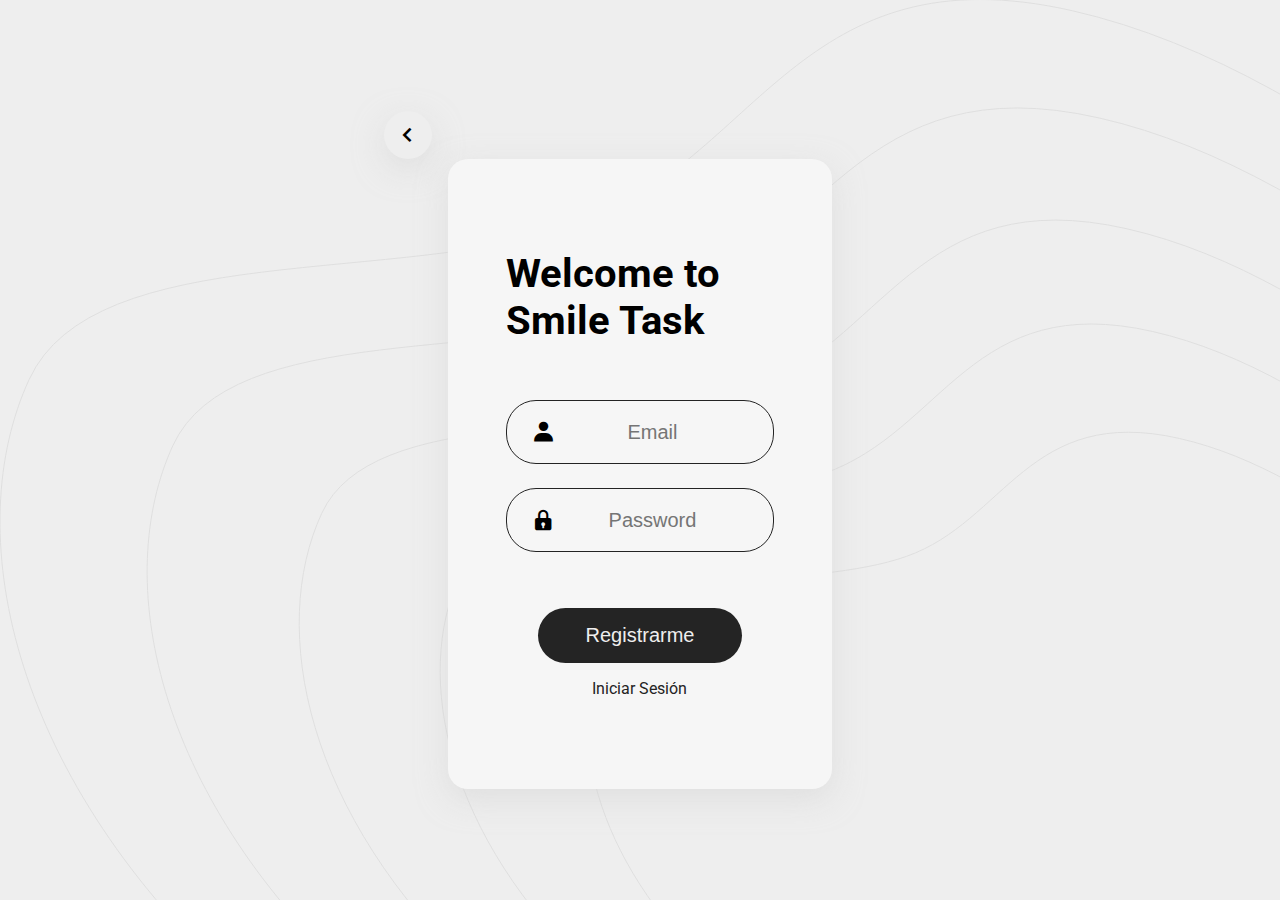
<file: src/views/register.html>
<!DOCTYPE html>
<html lang="en">
<head>
    <meta charset="UTF-8">
    <meta http-equiv="X-UA-Compatible" content="IE=edge">
    <meta name="viewport" content="width=device-width, initial-scale=1.0">
    <link href='https://unpkg.com/boxicons@2.1.2/css/boxicons.min.css' rel='stylesheet'>
    <link rel="stylesheet" href="../assets/css/mainEntry.css">
    <title>Smile Task | Registrar</title>
</head>
<body>
    <div class="containerLogin">
        <div class="containerReturn">
            <span class="returnHome" id="returnHome"><i class='bx bx-chevron-left'></i></span>
        </div>
        <div class="containerForm">
            <form>
                <h2 class="titleForm">Welcome to Smile Task</h2>
                <div class="containerInputs">
                    <div class="contentEmail alingContent">
                        <i class='bx bxs-user'></i>
                        <input type="text" placeholder="Email">
                    </div>
                    <div class="contentPassword alingContent">
                        <i class='bx bxs-lock' ></i>
                        <input type="password" placeholder="Password">
                    </div>
                </div>
                <div class="btnSubmit">
                    <button type="submit">Registrarme</button>
                    <a class="btnRegister" href="./login.html">Iniciar Sesión</a>
                </div>
            </form>
        </div>
    </div>


    <!-- incorporacion de script -->
    <script src="../assets/js/mainEntry.js"></script>
</body>
</html>
</file>
<file: src/assets/css/mainEntry.css>
@import url('https://fonts.googleapis.com/css2?family=Roboto:wght@300;400;500;700&display=swap');

/* variables css */
:root {
    /* incorporacion de colores principales de la aplicacion */
    --tone-color-black: #242424;
    --tone-color-gray: #7B7D7D;
    --tone-color-white: #F6F6F6;
    --tone-color-background: #EEEEEE;
    
    /* incorporacion de colores en rgba para las sombras */
    --tone-shadow: rgba(209, 209, 209, 0.5);

    /* estilos para font weight  */
    --fnt-bold: 700;
    --fnt-semiBold: 500;
    --fnt-regular: 400;
    --fnt-light: 300;

    --fnt-family: 'Roboto', sans-serif;
}


/* formateo del body */
*{
    box-sizing: border-box;
    padding: 0;
    margin: 0;
}

body {
    background-color: var(--tone-color-background);
    font-family: var(--fnt-family);
    background-image: url('../img/blog-body-bg.png');
    background-repeat: no-repeat;
}

a {
    text-decoration: none;
}

li {
    list-style: none;
}

button {
    cursor: pointer;
    padding: .8rem 2.2rem;
    margin: 0 1rem;
    background-color: transparent;
    border: none;
    font-size: 1.2rem;
}
.containerLogin {
    width: 100%;
    height: 100vh;
    display: flex;
    align-items: center;
    justify-content: center;
    flex-direction: column;
}

.titleForm {
    font-weight: 700;
    font-size: 40px;
}

.containerForm {
    width: 30%;
    height: 70%;
    background-color: var(--tone-color-white);
    border-radius: 20px;
    box-shadow: 0px 10px 30px var(--tone-shadow);
    display: flex;
    align-items: center;
    justify-content: center;
}

.containerForm form {
    width: 70%;
    height: 80%;
    display: flex;
    align-items: center;
    justify-content: center;
    flex-direction: column;
    justify-content: space-around
}

.containerInputs {
    display: flex;
    flex-direction: column;
    width: 100%;
}

.containerInputs input {
    width: 100%;
    height: 30px;
}

.alingContent {
    display: flex;
    flex-direction: row;
    align-items: center;
}

.alingContent i {
    font-size: 25px;
}

input::placeholder {
    text-align: center;
    font-weight: 400;
    font-size: 20px;
}

input {
    margin: 1rem;
    border: none;
    outline: 0;
    font-weight: 400;
    font-size: 20px;
    text-align: center;
    background-color: var(--tone-color-white);
}

.contentEmail,
.contentPassword {
    padding: 0rem 1.5rem;
    border: 1px solid var(--tone-color-black);
    border-radius: 30px;
}

.contentEmail {
    margin-bottom: 1.5rem;
}

.btnSubmit {
    display: flex;
    flex-direction: column;
    align-items: center;
}

button {
    border: none;
    font-size: 20px;
    padding: 1rem 3rem;
    color: var(--tone-color-background);
    background-color: var(--tone-color-black);
    cursor: pointer;
    border-radius: 50px;
    transition: .3s;
}

button:hover {
    background-color: var(--tone-color-gray);
    transform: scale(1.05);
    box-shadow: 0px 10px 30px var(--tone-shadow)
}

.btnRegister {
    color: var(--tone-color-black);
    margin-top: 1rem;
}

.containerReturn {
    width: 40%;
}

.returnHome {
    width: 1rem;
    height: 1rem;
    padding: 1.5rem;
    background-color: var(--tone-color-background);
    border-radius: 50%;
    display: flex;
    align-items: center;
    justify-content: center;
    box-shadow: 0px 10px 30px var(--tone-shadow);
    color: #000;
    font-size: 30px;
    cursor: pointer;
    transition: .3s;
}

.returnHome:hover {
    background-color: var(--tone-color-gray);
    color: var(--tone-color-background);
}
</file>
